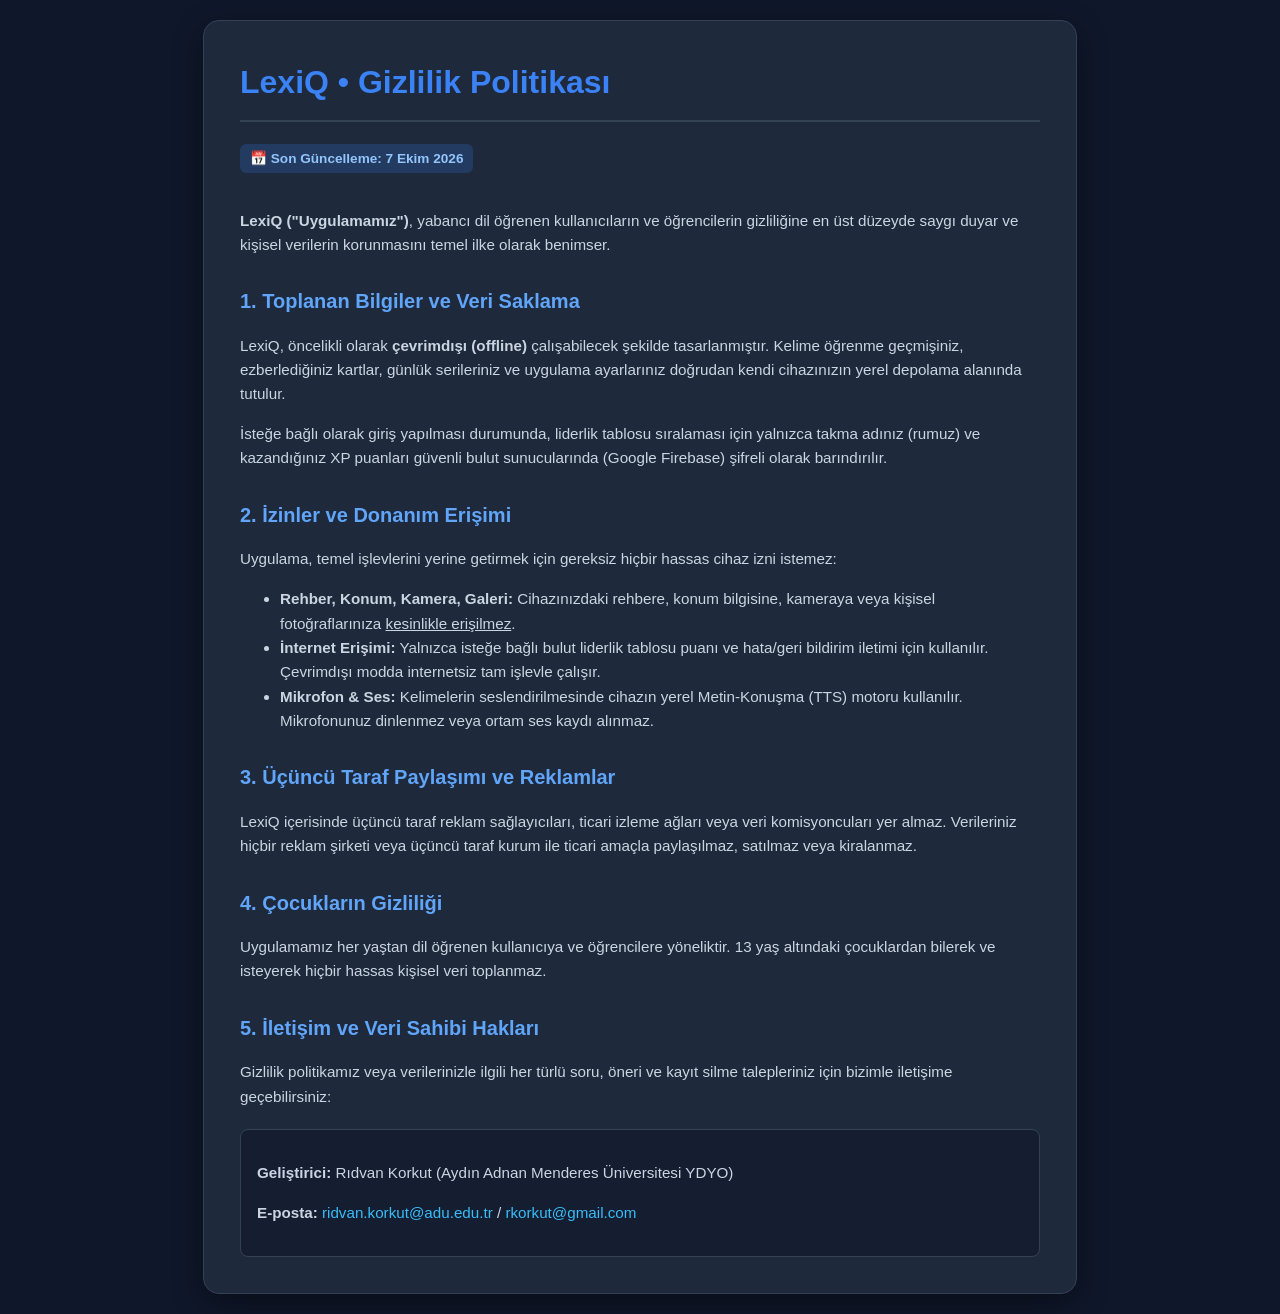
<file: privacy_policy.html>
<!DOCTYPE html>
<html lang="tr">
<head>
  <meta charset="UTF-8">
  <meta name="viewport" content="width=device-width, initial-scale=1.0">
  <title>Gizlilik Politikası • LexiQ Kelime Kartları</title>
  <style>
    :root {
      --primary: #3b82f6;
      --bg: #0f172a;
      --card: #1e293b;
      --text: #f8fafc;
      --text-muted: #94a3b8;
      --border: #334155;
    }
    body {
      font-family: -apple-system, BlinkMacSystemFont, "Segoe UI", Roboto, Helvetica, Arial, sans-serif;
      background-color: var(--bg);
      color: var(--text);
      line-height: 1.6;
      margin: 0;
      padding: 20px;
      display: flex;
      justify-content: center;
    }
    .container {
      max-width: 800px;
      background: var(--card);
      padding: 36px;
      border-radius: 16px;
      border: 1px solid var(--border);
      box-shadow: 0 10px 30px rgba(0,0,0,0.4);
    }
    h1 {
      color: var(--primary);
      margin-top: 0;
      font-size: 2rem;
      border-bottom: 2px solid var(--border);
      padding-bottom: 12px;
    }
    h2 {
      color: #60a5fa;
      font-size: 1.25rem;
      margin-top: 28px;
    }
    p, li {
      color: #cbd5e1;
      font-size: 0.95rem;
    }
    .badge {
      display: inline-block;
      background: rgba(59, 130, 246, 0.2);
      color: #93c5fd;
      padding: 4px 10px;
      border-radius: 6px;
      font-size: 0.85rem;
      font-weight: 600;
      margin-bottom: 20px;
    }
    .contact-card {
      background: rgba(15, 23, 42, 0.6);
      border: 1px solid var(--border);
      padding: 16px;
      border-radius: 8px;
      margin-top: 20px;
    }
    a {
      color: #38bdf8;
      text-decoration: none;
    }
    a:hover {
      text-decoration: underline;
    }
  </style>
</head>
<body>
  <div class="container">
    <h1>LexiQ • Gizlilik Politikası</h1>
    <div class="badge">📅 Son Güncelleme: 7 Ekim 2026</div>

    <p><strong>LexiQ ("Uygulamamız")</strong>, yabancı dil öğrenen kullanıcıların ve öğrencilerin gizliliğine en üst düzeyde saygı duyar ve kişisel verilerin korunmasını temel ilke olarak benimser.</p>

    <h2>1. Toplanan Bilgiler ve Veri Saklama</h2>
    <p>LexiQ, öncelikli olarak <strong>çevrimdışı (offline)</strong> çalışabilecek şekilde tasarlanmıştır. Kelime öğrenme geçmişiniz, ezberlediğiniz kartlar, günlük serileriniz ve uygulama ayarlarınız doğrudan kendi cihazınızın yerel depolama alanında tutulur.</p>
    <p>İsteğe bağlı olarak giriş yapılması durumunda, liderlik tablosu sıralaması için yalnızca takma adınız (rumuz) ve kazandığınız XP puanları güvenli bulut sunucularında (Google Firebase) şifreli olarak barındırılır.</p>

    <h2>2. İzinler ve Donanım Erişimi</h2>
    <p>Uygulama, temel işlevlerini yerine getirmek için gereksiz hiçbir hassas cihaz izni istemez:</p>
    <ul>
      <li><strong>Rehber, Konum, Kamera, Galeri:</strong> Cihazınızdaki rehbere, konum bilgisine, kameraya veya kişisel fotoğraflarınıza <u>kesinlikle erişilmez</u>.</li>
      <li><strong>İnternet Erişimi:</strong> Yalnızca isteğe bağlı bulut liderlik tablosu puanı ve hata/geri bildirim iletimi için kullanılır. Çevrimdışı modda internetsiz tam işlevle çalışır.</li>
      <li><strong>Mikrofon & Ses:</strong> Kelimelerin seslendirilmesinde cihazın yerel Metin-Konuşma (TTS) motoru kullanılır. Mikrofonunuz dinlenmez veya ortam ses kaydı alınmaz.</li>
    </ul>

    <h2>3. Üçüncü Taraf Paylaşımı ve Reklamlar</h2>
    <p>LexiQ içerisinde üçüncü taraf reklam sağlayıcıları, ticari izleme ağları veya veri komisyoncuları yer almaz. Verileriniz hiçbir reklam şirketi veya üçüncü taraf kurum ile ticari amaçla paylaşılmaz, satılmaz veya kiralanmaz.</p>

    <h2>4. Çocukların Gizliliği</h2>
    <p>Uygulamamız her yaştan dil öğrenen kullanıcıya ve öğrencilere yöneliktir. 13 yaş altındaki çocuklardan bilerek ve isteyerek hiçbir hassas kişisel veri toplanmaz.</p>

    <h2>5. İletişim ve Veri Sahibi Hakları</h2>
    <p>Gizlilik politikamız veya verilerinizle ilgili her türlü soru, öneri ve kayıt silme talepleriniz için bizimle iletişime geçebilirsiniz:</p>
    <div class="contact-card">
      <p><strong>Geliştirici:</strong> Rıdvan Korkut (Aydın Adnan Menderes Üniversitesi YDYO)</p>
      <p><strong>E-posta:</strong> <a href="mailto:ridvan.korkut@adu.edu.tr">ridvan.korkut@adu.edu.tr</a> / <a href="mailto:rkorkut@gmail.com">rkorkut@gmail.com</a></p>
    </div>
  </div>
</body>
</html>
</file>
